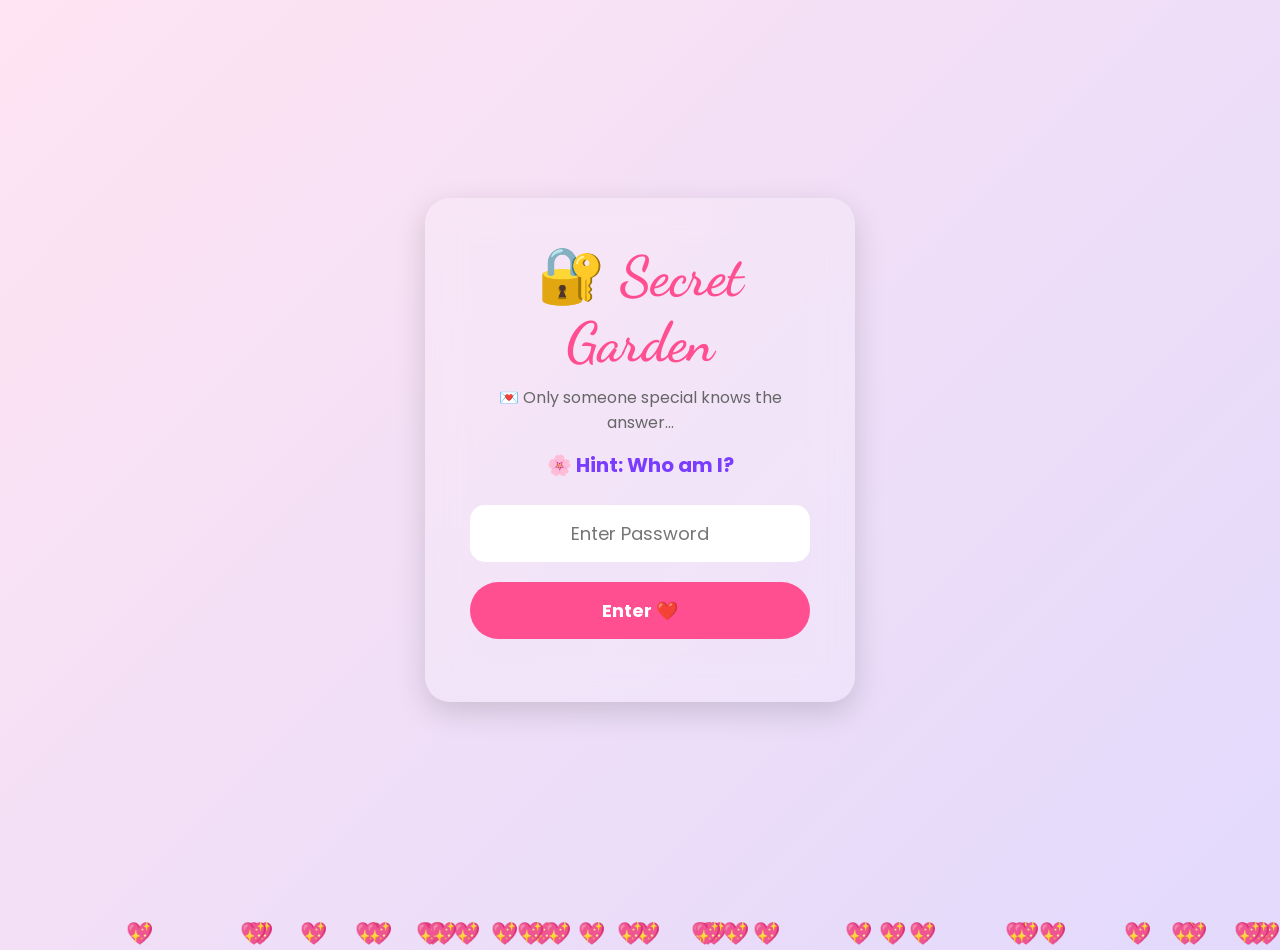
<file: index.html>
<!DOCTYPE html>
<html lang="en">
<head>
<meta charset="UTF-8">
<meta name="viewport" content="width=device-width, initial-scale=1.0">
<title>Secret Garden 💖</title>

<link href="https://fonts.googleapis.com/css2?family=Poppins:wght@300;500;700&family=Dancing+Script:wght@700&display=swap" rel="stylesheet">

<style>

*{
margin:0;
padding:0;
box-sizing:border-box;
font-family:'Poppins',sans-serif;
}

body{

height:100vh;

display:flex;

justify-content:center;

align-items:center;

background:linear-gradient(-45deg,#ffd6ec,#f3d5ff,#d9d6ff,#ffe4f2);

background-size:400% 400%;

animation:bg 10s ease infinite;

overflow:hidden;

}

@keyframes bg{

0%{background-position:0% 50%;}
50%{background-position:100% 50%;}
100%{background-position:0% 50%;}

}

.card{

width:90%;
max-width:430px;

padding:45px;

background:rgba(255,255,255,.18);

backdrop-filter:blur(18px);

border-radius:25px;

text-align:center;

box-shadow:0 10px 30px rgba(0,0,0,.15);

z-index:5;

}

h1{

font-family:'Dancing Script',cursive;

font-size:55px;

color:#ff4f91;

margin-bottom:10px;

}

.quote{

color:#666;

margin-bottom:15px;

font-size:16px;

}

.hint{

font-size:20px;

font-weight:bold;

color:#7a3cff;

margin-bottom:25px;

}

input{

width:100%;

padding:15px;

border:none;

outline:none;

border-radius:15px;

font-size:18px;

text-align:center;

margin-bottom:20px;

}

button{

width:100%;

padding:15px;

border:none;

border-radius:40px;

background:#ff4f91;

color:white;

font-size:18px;

font-weight:bold;

cursor:pointer;

transition:.3s;

}

button:hover{

transform:scale(1.05);

background:#ff2d7d;

}

#error{

margin-top:18px;

color:red;

font-weight:bold;

}

.hearts span{

position:absolute;

bottom:-50px;

font-size:22px;

animation:float linear infinite;

}

@keyframes float{

0%{

transform:translateY(0);

opacity:0;

}

10%{

opacity:1;

}

100%{

transform:translateY(-120vh);

opacity:0;

}

}

</style>

</head>

<body>

<div class="hearts"></div>

<div class="card">

<h1>🔐 Secret Garden</h1>

<p class="quote">

💌 Only someone special knows the answer...

</p>

<p class="hint">

🌸 Hint: Who am I?

</p>

<input
type="password"
id="pass"
placeholder="Enter Password">

<button onclick="check()">

Enter ❤️

</button>

<p id="error"></p>

</div>

<script>

const hearts=document.querySelector(".hearts");

for(let i=0;i<35;i++){

let h=document.createElement("span");

h.innerHTML="💖";

h.style.left=Math.random()*100+"vw";

h.style.animationDuration=(5+Math.random()*6)+"s";

h.style.animationDelay=Math.random()*5+"s";

hearts.appendChild(h);

}

function check(){

let password=document.getElementById("pass").value.trim();

if(password.toLowerCase()=="agunu"){

window.location.href="home.html";

}else{

document.getElementById("error").innerHTML="❌ Hmm... Try again ❤️";

}

}

document.getElementById("pass").addEventListener("keypress",function(e){

if(e.key==="Enter"){

check();

}

});

</script>

</body>
</html>
</file>
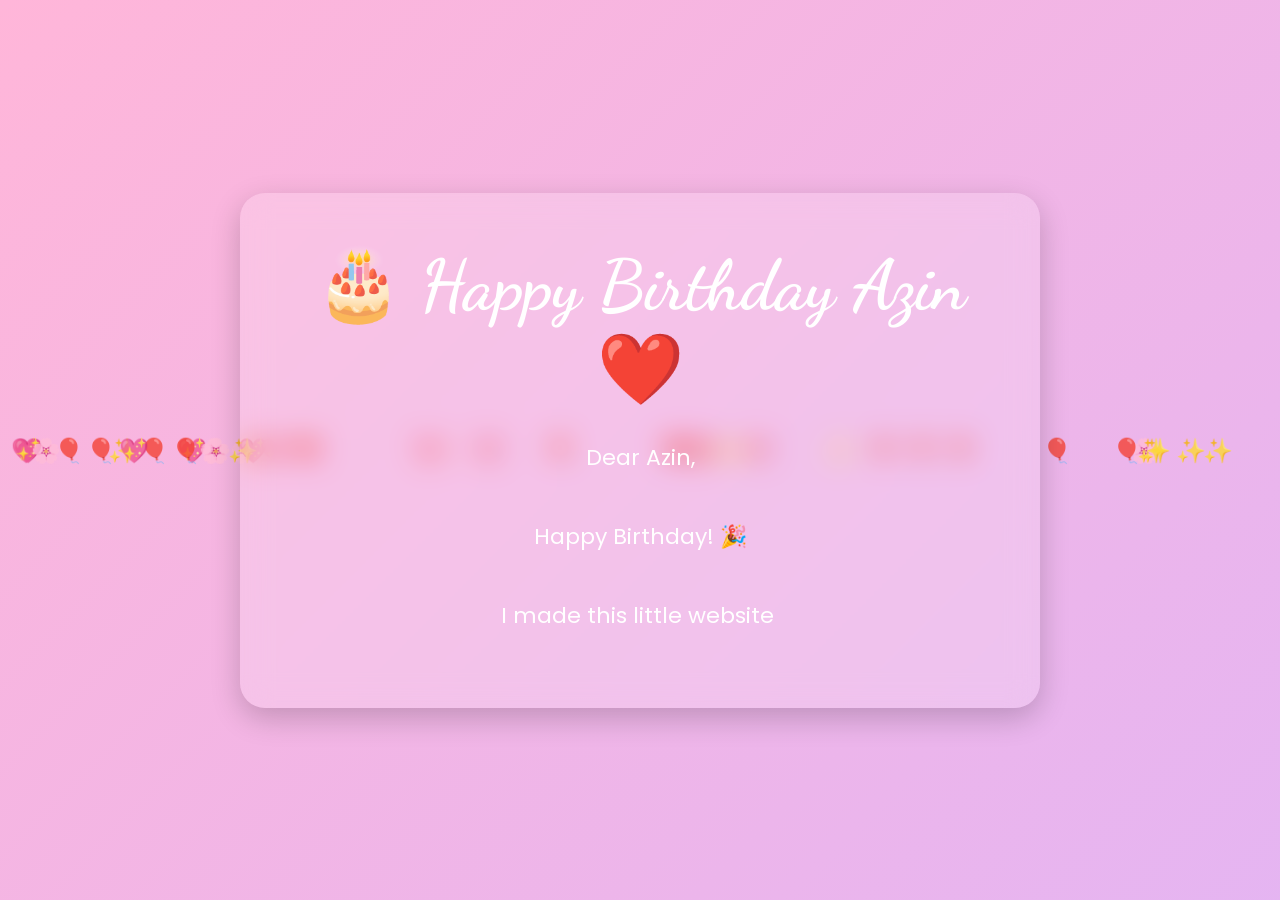
<file: birthday.html>
<!DOCTYPE html>
<html lang="en">

<head>

<meta charset="UTF-8">
<meta name="viewport" content="width=device-width, initial-scale=1.0">

<title>Happy Birthday Azin ❤️</title>

<link href="https://fonts.googleapis.com/css2?family=Dancing+Script:wght@700&family=Poppins:wght@300;600&display=swap" rel="stylesheet">

<style>

*{
margin:0;
padding:0;
box-sizing:border-box;
font-family:'Poppins',sans-serif;
}


body{

height:100vh;

display:flex;

justify-content:center;

align-items:center;

overflow:hidden;

background:linear-gradient(135deg,#ffb6d9,#d8b4fe,#b8e1ff);

background-size:300% 300%;

animation:bgMove 12s ease infinite;

}



@keyframes bgMove{

0%{
background-position:0% 50%;
}

50%{
background-position:100% 50%;
}

100%{
background-position:0% 50%;
}

}



.card{

width:90%;

max-width:800px;

padding:50px;

border-radius:25px;

background:rgba(255,255,255,.18);

backdrop-filter:blur(15px);

text-align:center;

color:white;

box-shadow:0 10px 30px rgba(0,0,0,.2);

z-index:5;

}



h1{

font-family:'Dancing Script',cursive;

font-size:70px;

margin-bottom:25px;

}



#typing{

font-size:22px;

line-height:1.8;

white-space:pre-wrap;

min-height:220px;

}



.heart{

position:absolute;

font-size:24px;

animation:float 10s linear infinite;

opacity:.8;

}



@keyframes float{

0%{

transform:translateY(100vh);

opacity:0;

}


20%{

opacity:1;

}


100%{

transform:translateY(-120vh);

opacity:0;

}

}



</style>

</head>


<body>


<div class="card">


<h1>🎂 Happy Birthday Azin ❤️</h1>


<div id="typing"></div>


</div>




<script>


// Floating hearts

for(let i=0;i<40;i++){


let h=document.createElement("div");


h.className="heart";


h.innerHTML=["💖","🌸","✨","🎈"][Math.floor(Math.random()*4)];


h.style.left=Math.random()*100+"vw";


h.style.animationDuration=(5+Math.random()*5)+"s";


h.style.animationDelay=Math.random()*5+"s";


document.body.appendChild(h);


}





// Letter message

const message=`Dear Azin,

Happy Birthday! 🎉

I made this little website just for you because I wanted to do something different.

Thank you for always supporting me and making even online conversations feel special.

I hope this new year of your life brings you happiness, good health, success, and countless beautiful memories.

Keep smiling, keep being yourself, and never stop shining.

Once again...

Happy Birthday! ❤️🎂✨`;



let i=0;



function type(){


if(i < message.length){


document.getElementById("typing").innerHTML += message.charAt(i);


i++;


setTimeout(type,20);


}


}



type();


</script>


</body>

</html>
</file>
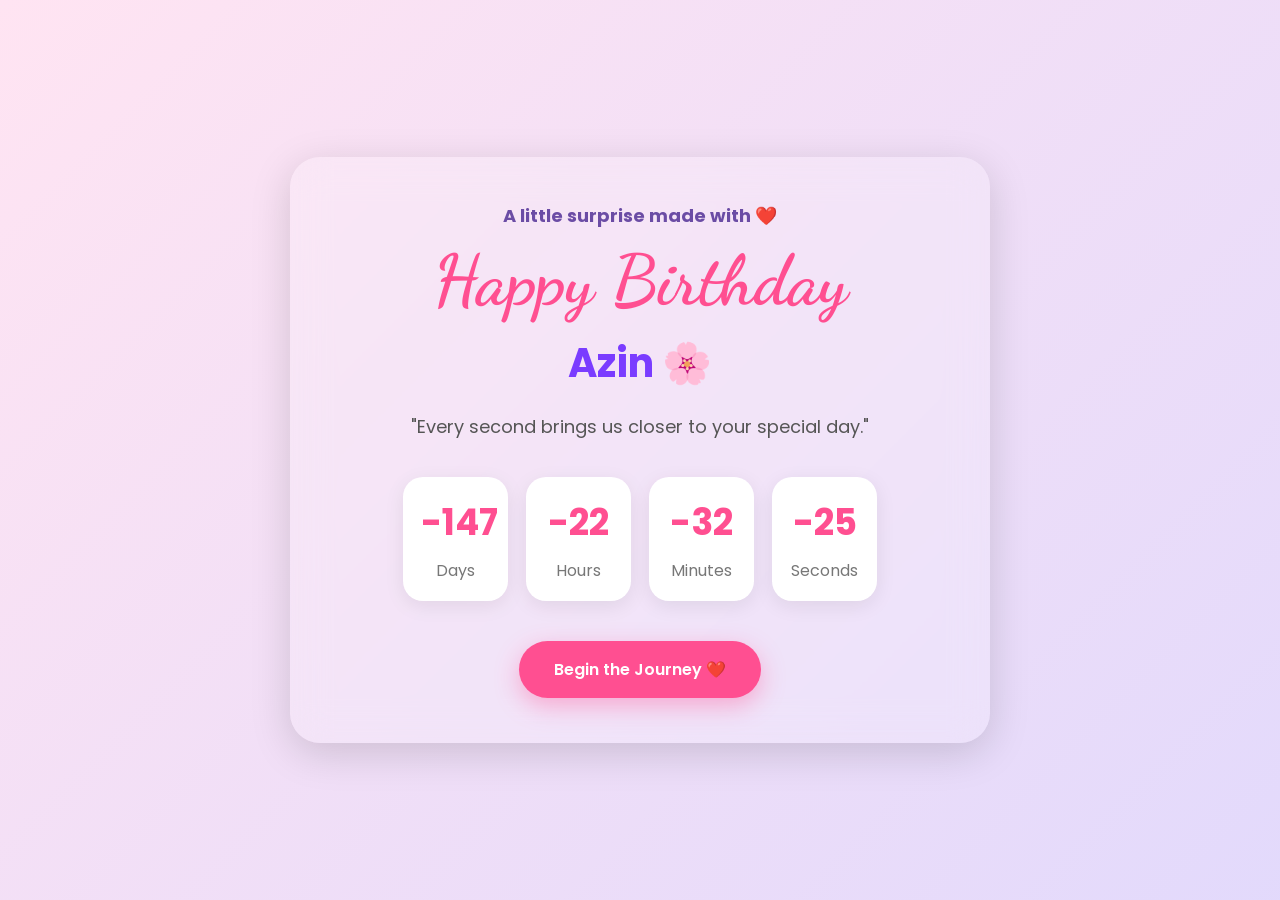
<file: home.html>
<!DOCTYPE html>
<html lang="en">
<head>
<meta charset="UTF-8">
<meta name="viewport" content="width=device-width, initial-scale=1.0">

<title>Happy Birthday Azin ❤️</title>

<link rel="stylesheet" href="style.css">

<link href="https://fonts.googleapis.com/css2?family=Poppins:wght@300;500;700&family=Dancing+Script:wght@700&display=swap" rel="stylesheet">
</head>

<body>

<div class="background"></div>

<div class="floating-hearts"></div>

<div class="container">

<h3 class="small-text">A little surprise made with ❤️</h3>

<h1>Happy Birthday</h1>

<h2>Azin 🌸</h2>

<p class="quote">
"Every second brings us closer to your special day."
</p>

<div class="countdown">

<div class="box">
<span id="days">00</span>
<p>Days</p>
</div>

<div class="box">
<span id="hours">00</span>
<p>Hours</p>
</div>

<div class="box">
<span id="minutes">00</span>
<p>Minutes</p>
</div>

<div class="box">
<span id="seconds">00</span>
<p>Seconds</p>
</div>

</div>

<a href="letter.html" class="btn">
Begin the Journey ❤️
</a>

</div>

<script>

const birthday = new Date("July 11, 2026 00:00:00").getTime();

setInterval(()=>{

const now = new Date().getTime();

const distance = birthday-now;

const d=Math.floor(distance/(1000*60*60*24));
const h=Math.floor((distance%(1000*60*60*24))/(1000*60*60));
const m=Math.floor((distance%(1000*60*60))/(1000*60));
const s=Math.floor((distance%(1000*60))/1000);

document.getElementById("days").innerHTML=d;
document.getElementById("hours").innerHTML=h;
document.getElementById("minutes").innerHTML=m;
document.getElementById("seconds").innerHTML=s;

},1000);


// Floating hearts

const hearts=document.querySelector(".floating-hearts");

for(let i=0;i<30;i++){

let heart=document.createElement("span");

heart.innerHTML="💖";

heart.style.left=Math.random()*100+"vw";

heart.style.animationDuration=(5+Math.random()*6)+"s";

heart.style.fontSize=(18+Math.random()*20)+"px";

heart.style.animationDelay=Math.random()*5+"s";

hearts.appendChild(heart);

}

</script>

</body>
</html>
</file>
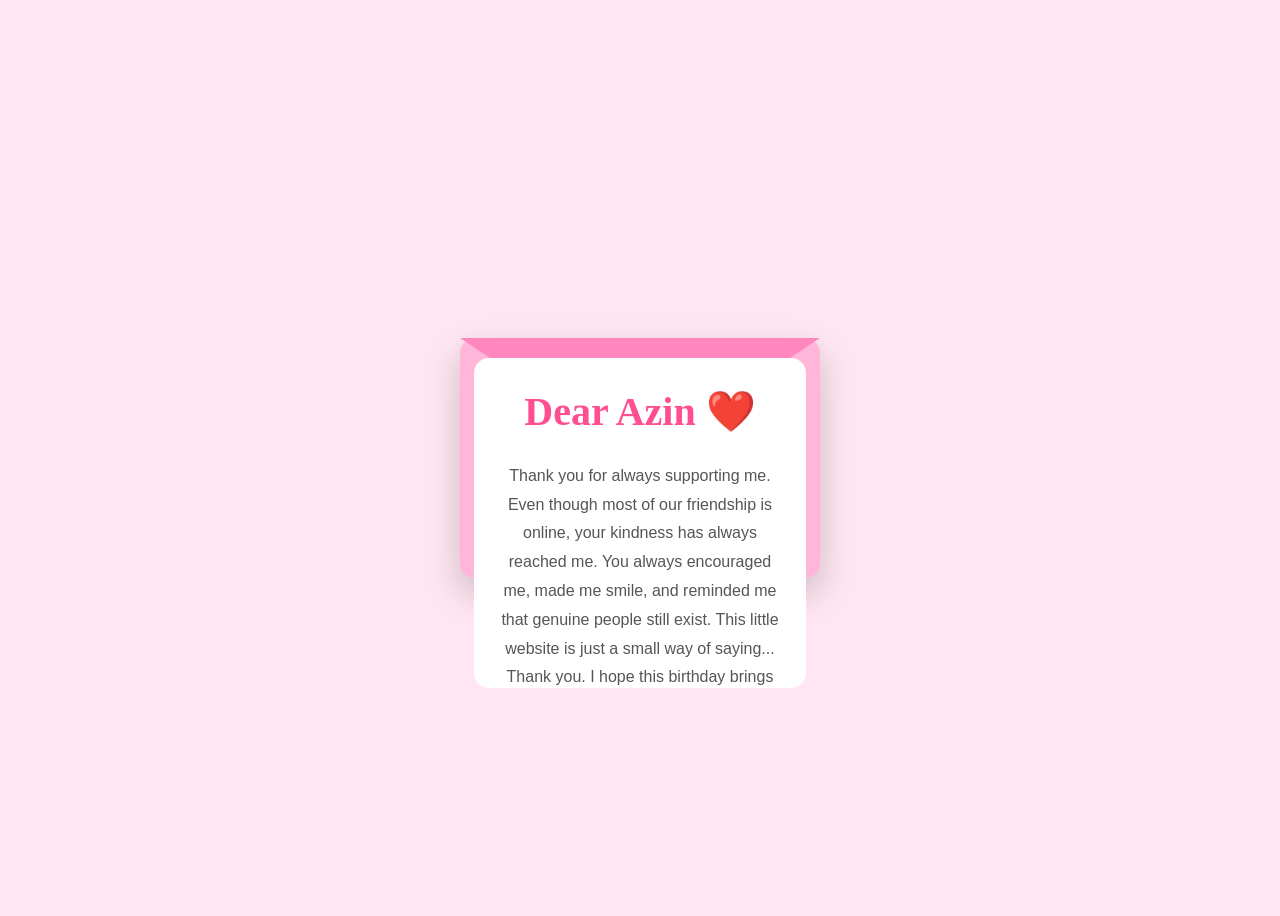
<file: letter.html>
<!DOCTYPE html>
<html lang="en">

<head>

<meta charset="UTF-8">
<meta name="viewport" content="width=device-width, initial-scale=1.0">

<title>A Letter For You ❤️</title>

<style>

body{

display:flex;
justify-content:center;
align-items:center;
height:100vh;
overflow:hidden;
background:#ffe6f2;
font-family:Arial,sans-serif;

}


/* Envelope */

.envelope{

width:360px;
height:240px;
position:relative;
cursor:pointer;

}


/* Back cover */

.cover{

position:absolute;
width:100%;
height:100%;
background:#ffb6d9;
border-radius:15px;

box-shadow:0 15px 35px rgba(0,0,0,.2);

}


/* Flap */

.flap{

position:absolute;

width:100%;
height:120px;

background:#ff87be;

clip-path:polygon(0 0,100% 0,50% 100%);

transform-origin:top;

transition:1s;

z-index:5;

}


/* Letter */

.paper{

position:absolute;

width:92%;

height:330px;

left:4%;

top:20px;

background:white;

border-radius:15px;

padding:25px;

box-sizing:border-box;

text-align:center;

transition:1s;

overflow:auto;

z-index:10;

}


.paper h1{

font-family:cursive;

color:#ff4f91;

font-size:40px;

margin-top:5px;

}


.paper p{

font-size:16px;

line-height:1.8;

color:#555;

}


/* Button */

.next{

display:none;

margin-top:20px;

padding:14px 35px;

background:#ff4f91;

color:white;

text-decoration:none;

border-radius:40px;

font-weight:bold;

}


.show{

display:inline-block;

}


/* Open animation */

.open .flap{

transform:rotateX(180deg);

}


.open .paper{

top:-80px;

}


/* Falling flowers */

.petals{

position:absolute;

width:100%;

height:100%;

overflow:hidden;

pointer-events:none;

}


.petals span{

position:absolute;

top:-30px;

font-size:24px;

animation:fall linear infinite;

}


@keyframes fall{

from{

transform:translateY(0) rotate(0deg);

}


to{

transform:translateY(120vh) rotate(360deg);

}

}


</style>

</head>


<body>


<div class="petals"></div>


<div class="envelope" onclick="openLetter()">


<div class="cover"></div>

<div class="flap"></div>


<div class="paper">


<h1>Dear Azin ❤️</h1>


<p>

Thank you for always supporting me.

Even though most of our friendship is online,

your kindness has always reached me.

You always encouraged me,

made me smile,

and reminded me that genuine people still exist.

This little website is just a small way of saying...

Thank you.

I hope this birthday brings you happiness,

success,

peace,

and countless beautiful memories.

<br><br>

Happy Birthday, Azin. 🌸❤️

</p>


<a href="reasons.html" id="nextBtn" class="next">
Continue ❤️
</a>


</div>


</div>



<script>


function openLetter(){


document.querySelector(".envelope").classList.add("open");


setTimeout(()=>{


document.getElementById("nextBtn").classList.add("show");


},1200);


}




const petals=document.querySelector(".petals");


for(let i=0;i<40;i++){


let flower=document.createElement("span");


flower.innerHTML="🌸";


flower.style.left=Math.random()*100+"vw";


flower.style.animationDuration=(5+Math.random()*6)+"s";


flower.style.animationDelay=Math.random()*5+"s";


petals.appendChild(flower);


}


</script>


</body>

</html>
</file>
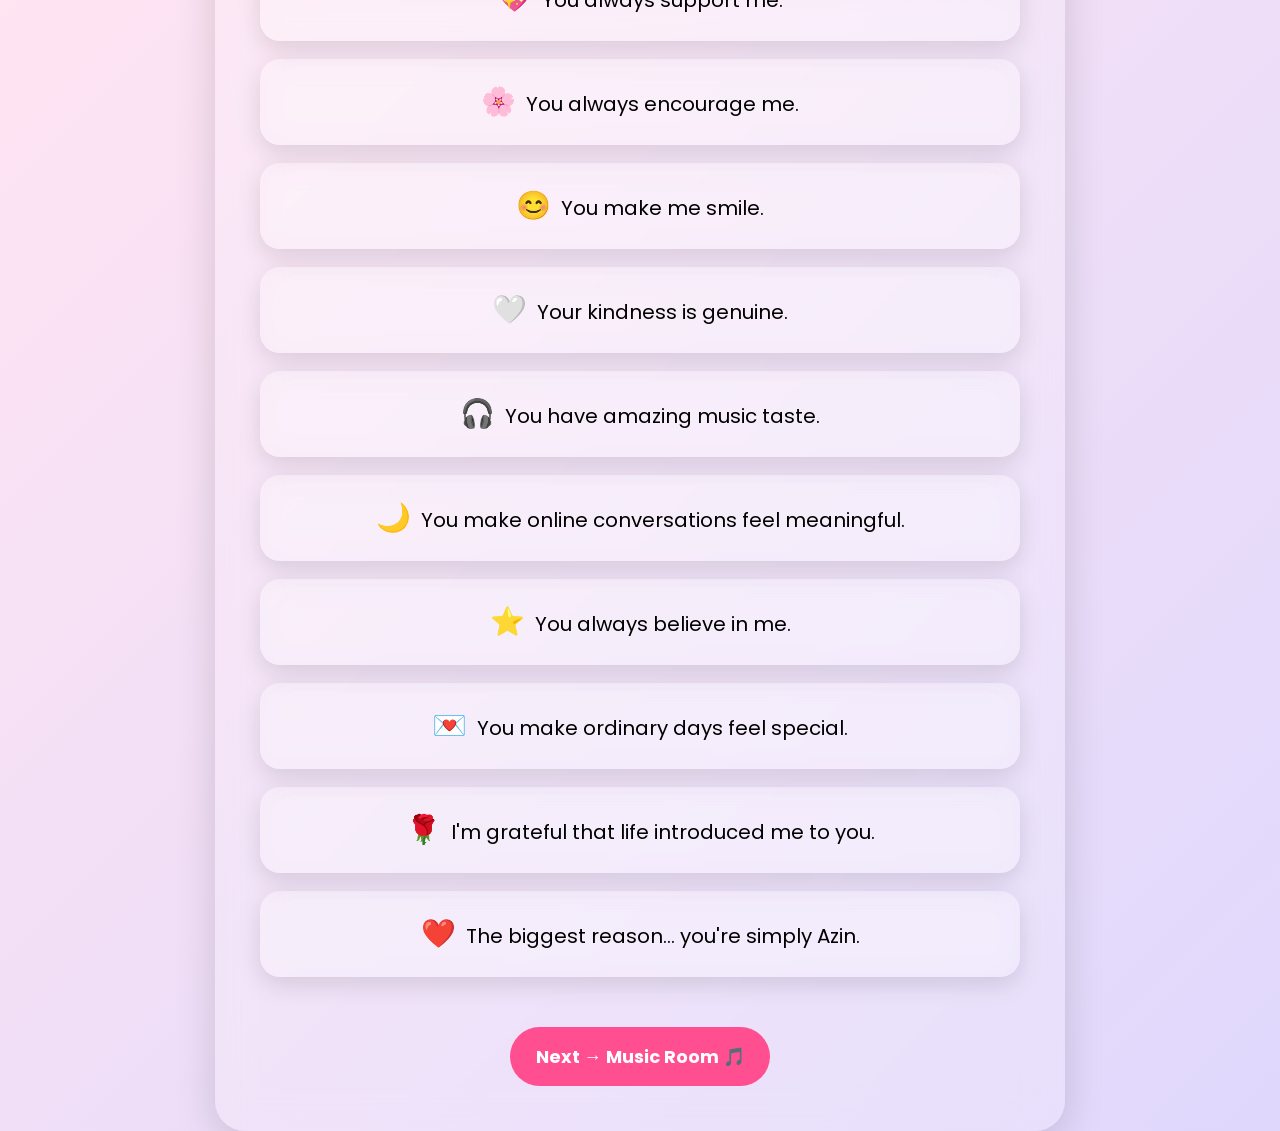
<file: reasons.html>
<!DOCTYPE html>
<html lang="en">
<head>
<meta charset="UTF-8">
<meta name="viewport" content="width=device-width, initial-scale=1.0">

<title>10 Things I Like About You ❤️</title>

<link rel="stylesheet" href="style.css">

<style>

body{
display:flex;
justify-content:center;
align-items:center;
min-height:100vh;
padding:40px;
overflow:auto;
}

.container{
max-width:850px;
width:100%;
}

.title{
text-align:center;
font-size:55px;
font-family:'Dancing Script',cursive;
color:#ff4f91;
margin-bottom:15px;
}

.subtitle{
text-align:center;
color:#666;
margin-bottom:35px;
}

.card{

background:rgba(255,255,255,.22);

backdrop-filter:blur(15px);

border-radius:20px;

padding:22px;

margin:18px 0;

font-size:20px;

box-shadow:0 8px 25px rgba(0,0,0,.12);

opacity:0;

transform:translateY(40px);

animation:show .8s forwards;

transition:.3s;

}

.card:hover{

transform:scale(1.03);

}

.card span{

font-size:28px;

margin-right:10px;

}

@keyframes show{

to{

opacity:1;

transform:translateY(0);

}

}

.next-btn{

display:block;

width:260px;

margin:50px auto 0;

text-align:center;

padding:16px;

border-radius:40px;

background:#ff4f91;

color:white;

text-decoration:none;

font-size:18px;

font-weight:bold;

transition:.3s;

}

.next-btn:hover{

transform:scale(1.05);

}

</style>

</head>

<body>

<div class="container">

<h1 class="title">
10 Things I Like About You ❤️
</h1>

<p class="subtitle">
Every reason comes straight from my heart.
</p>

<div class="card" style="animation-delay:.2s;">
<span>💖</span>You always support me.
</div>

<div class="card" style="animation-delay:.4s;">
<span>🌸</span>You always encourage me.
</div>

<div class="card" style="animation-delay:.6s;">
<span>😊</span>You make me smile.
</div>

<div class="card" style="animation-delay:.8s;">
<span>🤍</span>Your kindness is genuine.
</div>

<div class="card" style="animation-delay:1s;">
<span>🎧</span>You have amazing music taste.
</div>

<div class="card" style="animation-delay:1.2s;">
<span>🌙</span>You make online conversations feel meaningful.
</div>

<div class="card" style="animation-delay:1.4s;">
<span>⭐</span>You always believe in me.
</div>

<div class="card" style="animation-delay:1.6s;">
<span>💌</span>You make ordinary days feel special.
</div>

<div class="card" style="animation-delay:1.8s;">
<span>🌹</span>I'm grateful that life introduced me to you.
</div>

<div class="card" style="animation-delay:2s;">
<span>❤️</span>The biggest reason... you're simply Azin.
</div>

<a href="music.html" class="next-btn">
Next → Music Room 🎵
</a>

</div>

</body>
</html>
</file>
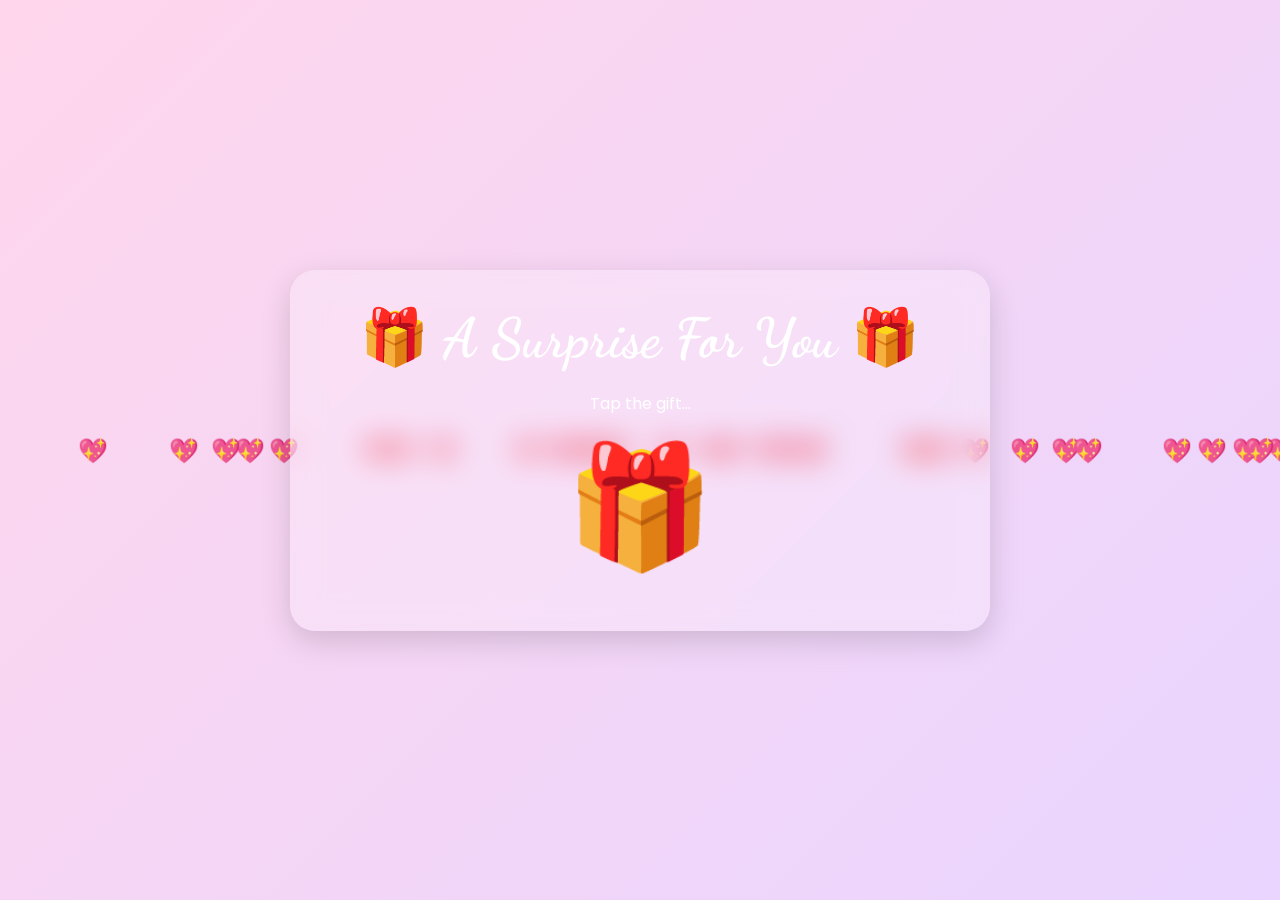
<file: surprise.html>
<!DOCTYPE html>
<html lang="en">

<head>

<meta charset="UTF-8">
<meta name="viewport" content="width=device-width, initial-scale=1.0">

<title>Surprise ❤️</title>

<link href="https://fonts.googleapis.com/css2?family=Poppins:wght@300;600&family=Dancing+Script:wght@700&display=swap" rel="stylesheet">

<style>

*{
margin:0;
padding:0;
box-sizing:border-box;
font-family:Poppins,sans-serif;
}


body{

min-height:100vh;

display:flex;

justify-content:center;

align-items:center;

overflow:auto;

background:linear-gradient(135deg,#ffd6ec,#e9d5ff);

padding:20px;

}



/* Main card */

.card{

width:90%;

max-width:700px;

padding:35px;

border-radius:25px;

background:rgba(255,255,255,0.25);

backdrop-filter:blur(15px);

box-shadow:0 10px 30px rgba(0,0,0,.15);

text-align:center;

color:white;

z-index:10;

}



h1{

font-family:'Dancing Script',cursive;

font-size:55px;

margin-bottom:20px;

}



h2{

font-size:35px;

}



/* Gift */

.gift{

font-size:120px;

cursor:pointer;

animation:bounce 2s infinite;

transition:.3s;

}



.gift:hover{

transform:scale(1.1);

}



@keyframes bounce{

50%{

transform:translateY(-15px);

}

}



/* Message */

#text{

display:none;

margin-top:25px;

font-size:20px;

line-height:1.8;

animation:fade 1s;

}



@keyframes fade{

from{

opacity:0;

transform:translateY(20px);

}

to{

opacity:1;

transform:translateY(0);

}

}



/* Continue button */

#next{

display:none;

margin-top:30px;

padding:15px 40px;

background:#ff4f91;

color:white;

text-decoration:none;

border-radius:40px;

font-size:18px;

font-weight:bold;

position:relative;

z-index:20;

}



#next:hover{

transform:scale(1.05);

}



/* Hearts */

.heart{

position:absolute;

font-size:24px;

animation:float 8s linear infinite;

}



@keyframes float{

0%{

transform:translateY(100vh);

opacity:0;

}

20%{

opacity:1;

}

100%{

transform:translateY(-120vh);

opacity:0;

}

}



/* Confetti */

.confetti{

position:absolute;

font-size:22px;

animation:fall 5s linear infinite;

}



@keyframes fall{

from{

transform:translateY(-20px) rotate(0deg);

}

to{

transform:translateY(110vh) rotate(720deg);

}

}


</style>

</head>


<body>



<div class="card">


<h1>🎁 A Surprise For You 🎁</h1>


<p>Tap the gift...</p>



<div class="gift" onclick="openGift()">

🎁

</div>



<div id="text">


<h2>Happy Birthday Azin ❤️</h2>


<br>


<p>

I wanted to make something a little different...

<br><br>

Something that would hopefully make you smile.

<br><br>

Thank you for always supporting me.

<br><br>

I hope this small surprise makes your birthday a little more special. 🌸💖

</p>


</div>



<a id="next" href="birthday.html">

Continue ❤️

</a>



</div>



<script>


// Floating hearts

for(let i=0;i<35;i++){


let h=document.createElement("div");

h.className="heart";

h.innerHTML="💖";

h.style.left=Math.random()*100+"vw";

h.style.animationDuration=(5+Math.random()*5)+"s";

h.style.animationDelay=Math.random()*5+"s";

document.body.appendChild(h);


}




function openGift(){


document.querySelector(".gift").innerHTML="🎊";


document.getElementById("text").style.display="block";



// Show continue button

setTimeout(()=>{


document.getElementById("next").style.display="inline-block";


},500);




// Confetti

for(let i=0;i<80;i++){


let c=document.createElement("div");


c.className="confetti";


c.innerHTML=["🎉","✨","🎊","💖"][Math.floor(Math.random()*4)];


c.style.left=Math.random()*100+"vw";


c.style.animationDuration=(3+Math.random()*3)+"s";


document.body.appendChild(c);


}


}


</script>


</body>

</html>
</file>
<file: style.css>
/* Google Font */
@import url('https://fonts.googleapis.com/css2?family=Poppins:wght@300;500;700&family=Dancing+Script:wght@700&display=swap');

*{
margin:0;
padding:0;
box-sizing:border-box;
}

body{
font-family:'Poppins',sans-serif;
overflow:hidden;
height:100vh;
display:flex;
justify-content:center;
align-items:center;
background:linear-gradient(-45deg,#ffd6ec,#f3d5ff,#d9d6ff,#ffe4f2);
background-size:400% 400%;
animation:bg 12s ease infinite;
position:relative;
}

/* Animated Gradient */

@keyframes bg{

0%{background-position:0% 50%;}
50%{background-position:100% 50%;}
100%{background-position:0% 50%;}

}

/* Glass Card */

.container{

width:90%;
max-width:700px;

padding:45px;

border-radius:30px;

background:rgba(255,255,255,.18);

backdrop-filter:blur(18px);

box-shadow:0 10px 40px rgba(0,0,0,.15);

text-align:center;

animation:fade 1.5s;

z-index:10;

}

@keyframes fade{

from{

opacity:0;

transform:translateY(40px);

}

to{

opacity:1;

transform:translateY(0);

}

}

/* Heading */

.small-text{

color:#6b4ca5;

font-size:18px;

margin-bottom:10px;

}

h1{

font-family:'Dancing Script',cursive;

font-size:70px;

color:#ff4f91;

}

h2{

font-size:40px;

margin-top:10px;

color:#7a3cff;

}

.quote{

margin-top:20px;

font-size:18px;

color:#555;

line-height:1.6;

}

/* Countdown */

.countdown{

display:flex;

justify-content:center;

gap:18px;

margin-top:35px;

flex-wrap:wrap;

}

.box{

background:white;

padding:18px;

width:105px;

border-radius:20px;

box-shadow:0 5px 20px rgba(0,0,0,.08);

transition:.3s;

}

.box:hover{

transform:translateY(-8px);

}

.box span{

display:block;

font-size:36px;

font-weight:bold;

color:#ff4f91;

}

.box p{

margin-top:8px;

color:#777;

}

/* Button */

.btn{

display:inline-block;

margin-top:40px;

padding:16px 35px;

background:#ff4f91;

color:white;

text-decoration:none;

border-radius:50px;

font-weight:600;

transition:.3s;

box-shadow:0 8px 25px rgba(255,79,145,.4);

}

.btn:hover{

transform:scale(1.08);

background:#ff2d7d;

}

/* Floating Hearts */

.floating-hearts{

position:absolute;

width:100%;

height:100%;

top:0;

left:0;

overflow:hidden;

pointer-events:none;

}

.floating-hearts span{

position:absolute;

bottom:-50px;

animation:float linear infinite;

opacity:.8;

}

@keyframes float{

0%{

transform:translateY(0) rotate(0deg);

opacity:0;

}

10%{

opacity:1;

}

100%{

transform:translateY(-120vh) rotate(360deg);

opacity:0;

}

}

/* Mobile */

@media(max-width:768px){

h1{

font-size:52px;

}

h2{

font-size:30px;

}

.box{

width:80px;

padding:15px;

}

.box span{

font-size:28px;

}

.quote{

font-size:16px;

}

}
</file>
